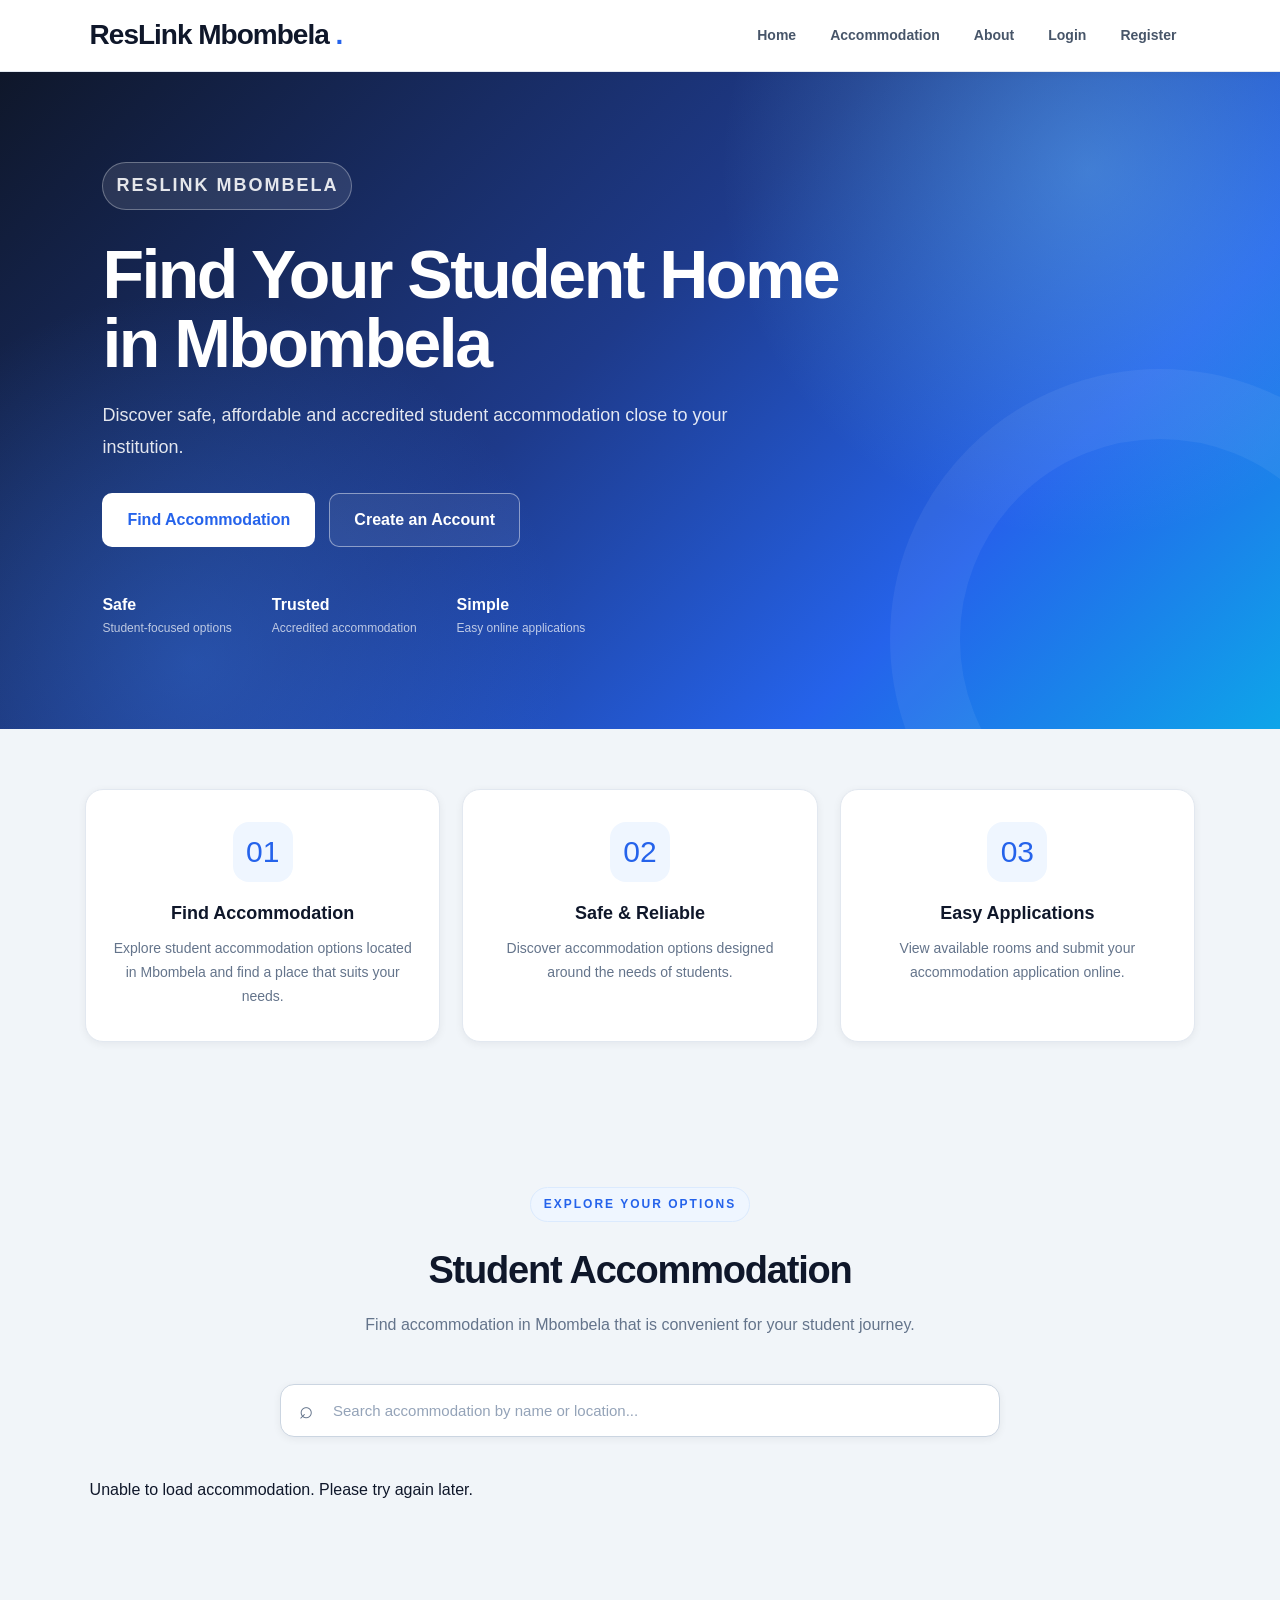
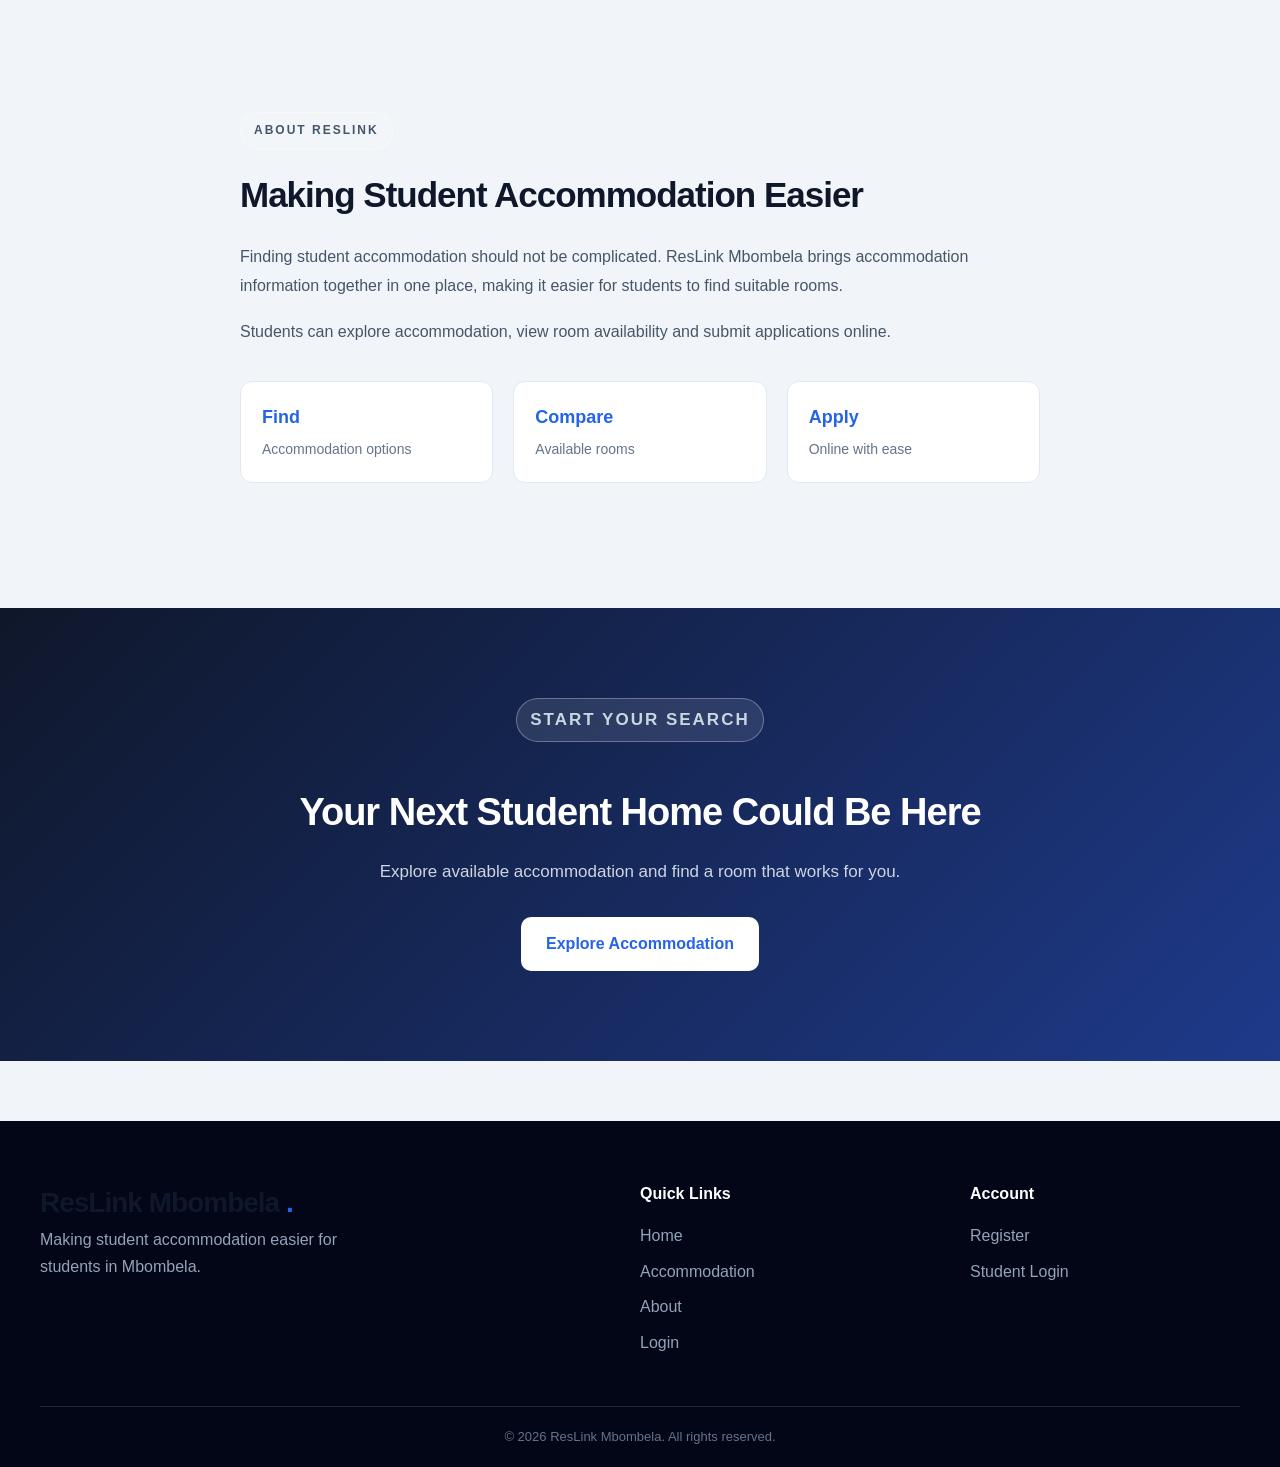
<file: frontend/index.html>
<!DOCTYPE html>
<html lang="en">

<head>

    <meta charset="UTF-8">

    <meta
        name="viewport"
        content="width=device-width, initial-scale=1.0"
    >

    <meta
        name="description"
        content="ResLink Mbombela helps students find safe, affordable and accredited student accommodation in Mbombela."
    >

    <title>ResLink Mbombela | Student Accommodation</title>

    <link
        rel="stylesheet"
        href="style.css"
    >

</head>


<body>

    <!-- =========================
         NAVIGATION
    ========================== -->

    <header class="navbar">

        <div class="logo">
            ResLink
            <span>Mbombela</span>
        </div>


        <nav>

            <a href="index.html">
                Home
            </a>

            <a href="#accommodation">
                Accommodation
            </a>

            <a href="#about">
                About
            </a>

            <a href="login.html">
                Login
            </a>

            <a
                href="register.html"
                class="nav-register"
            >
                Register
            </a>

        </nav>

    </header>



    <main>

        <!-- =========================
             HERO SECTION
        ========================== -->

        <section class="hero">

            <div class="hero-content">

                <p class="hero-label">
                    RESLINK MBOMBELA
                </p>


                <h1>
                    Find Your Student Home
                    <span>in Mbombela</span>
                </h1>


                <p class="hero-description">

                    Discover safe, affordable and
                    accredited student accommodation
                    close to your institution.

                </p>


                <div class="hero-actions">

                    <a
                        href="#accommodation"
                        class="hero-button"
                    >
                        Find Accommodation
                    </a>


                    <a
                        href="register.html"
                        class="hero-secondary-button"
                    >
                        Create an Account
                    </a>

                </div>


                <div class="hero-trust">

                    <div class="trust-item">

                        <strong>
                            Safe
                        </strong>

                        <span>
                            Student-focused options
                        </span>

                    </div>


                    <div class="trust-item">

                        <strong>
                            Trusted
                        </strong>

                        <span>
                            Accredited accommodation
                        </span>

                    </div>


                    <div class="trust-item">

                        <strong>
                            Simple
                        </strong>

                        <span>
                            Easy online applications
                        </span>

                    </div>

                </div>

            </div>

        </section>



        <!-- =========================
             FEATURES
        ========================== -->

        <section class="features">

            <div class="feature-card">

                <div class="feature-icon">
                    01
                </div>


                <h3>
                    Find Accommodation
                </h3>


                <p>
                    Explore student accommodation
                    options located in Mbombela and
                    find a place that suits your needs.
                </p>

            </div>



            <div class="feature-card">

                <div class="feature-icon">
                    02
                </div>


                <h3>
                    Safe & Reliable
                </h3>


                <p>
                    Discover accommodation options
                    designed around the needs of
                    students.
                </p>

            </div>



            <div class="feature-card">

                <div class="feature-icon">
                    03
                </div>


                <h3>
                    Easy Applications
                </h3>


                <p>
                    View available rooms and submit
                    your accommodation application
                    online.
                </p>

            </div>

        </section>



        <!-- =========================
             ACCOMMODATION SECTION
        ========================== -->

        <section
            class="accommodation-section"
            id="accommodation"
        >

            <div class="section-heading">

                <p class="hero-label">
                    EXPLORE YOUR OPTIONS
                </p>


                <h2>
                    Student Accommodation
                </h2>


                <p class="section-description">

                    Find accommodation in Mbombela
                    that is convenient for your
                    student journey.

                </p>

            </div>

<div class="accommodation-search">

    <input
        type="text"
        id="accommodation-search"
        placeholder="Search accommodation by name or location..."
    >

</div>

            <div
                id="accommodation-list"
                class="accommodation-grid"
            >

                <p>
                    Loading accommodation...
                </p>

            </div>

        </section>



        <!-- =========================
             ABOUT SECTION
        ========================== -->

        <section
            class="about-section"
            id="about"
        >

            <div class="about-content">

                <p class="hero-label">
                    ABOUT RESLINK
                </p>


                <h2>
                    Making Student Accommodation
                    Easier
                </h2>


                <p>

                    Finding student accommodation
                    should not be complicated. ResLink
                    Mbombela brings accommodation
                    information together in one place,
                    making it easier for students to
                    find suitable rooms.

                </p>


                <p>

                    Students can explore accommodation,
                    view room availability and submit
                    applications online.

                </p>


                <div class="about-highlights">

                    <div class="about-highlight">

                        <strong>
                            Find
                        </strong>

                        <span>
                            Accommodation options
                        </span>

                    </div>


                    <div class="about-highlight">

                        <strong>
                            Compare
                        </strong>

                        <span>
                            Available rooms
                        </span>

                    </div>


                    <div class="about-highlight">

                        <strong>
                            Apply
                        </strong>

                        <span>
                            Online with ease
                        </span>

                    </div>

                </div>

            </div>

        </section>



        <!-- =========================
             CALL TO ACTION
        ========================== -->

        <section class="cta-section">

            <div class="cta-content">

                <p class="hero-label">
                    START YOUR SEARCH
                </p>


                <h2>
                    Your Next Student Home
                    Could Be Here
                </h2>


                <p>

                    Explore available accommodation
                    and find a room that works for you.

                </p>


                <a
                    href="#accommodation"
                    class="hero-button"
                >
                    Explore Accommodation
                </a>

            </div>

        </section>

    </main>



    <!-- =========================
         FOOTER
    ========================== -->

    <footer>

        <div class="footer-content">

            <div class="footer-brand">

                <div class="logo">
                    ResLink
                    <span>Mbombela</span>
                </div>


                <p>
                    Making student accommodation
                    easier for students in Mbombela.
                </p>

            </div>


            <div class="footer-links">

                <h4>
                    Quick Links
                </h4>


                <a href="index.html">
                    Home
                </a>


                <a href="#accommodation">
                    Accommodation
                </a>


                <a href="#about">
                    About
                </a>


                <a href="login.html">
                    Login
                </a>

            </div>


            <div class="footer-links">

                <h4>
                    Account
                </h4>


                <a href="register.html">
                    Register
                </a>


                <a href="login.html">
                    Student Login
                </a>

            </div>

        </div>


        <div class="footer-bottom">

            <p>
                © 2026 ResLink Mbombela. All rights reserved.
            </p>

        </div>

    </footer>



    <!-- =========================
         ROOM APPLICATION MODAL
    ========================== -->

    <div
        id="application-modal"
        class="application-modal"
    >

        <div class="application-modal-content">

            <button
                class="close-modal"
                onclick="closeApplicationModal()"
                aria-label="Close application form"
            >
                ×
            </button>


            <p class="hero-label">
                ROOM APPLICATION
            </p>


            <h2>
                Apply for Room
            </h2>


            <p class="modal-description">
                Complete the form below to submit
                your accommodation application.
            </p>


            <div
                id="application-room-details"
                class="application-room-details"
            >
            </div>


            <form
                id="application-form"
            >

                <div class="form-group">

                    <label for="application-name">
                        Full Name
                    </label>

                    <input
                        type="text"
                        id="application-name"
                        placeholder="Enter your full name"
                        required
                    >

                </div>


                <div class="form-group">

                    <label for="application-email">
                        Email
                    </label>

                    <input
                        type="email"
                        id="application-email"
                        placeholder="Enter your email address"
                        required
                    >

                </div>


                <div class="form-group">

                    <label for="application-phone">
                        Phone Number
                    </label>

                    <input
                        type="tel"
                        id="application-phone"
                        placeholder="Enter your phone number"
                        required
                    >

                </div>


                <button
                    type="submit"
                    class="submit-application-button"
                >
                    Submit Application
                </button>


                <button
                    type="button"
                    class="cancel-application-button"
                    onclick="closeApplicationModal()"
                >
                    Cancel
                </button>

            </form>

        </div>

    </div>



    <!-- =========================
         JAVASCRIPT
    ========================== -->

    <script src="script.js"></script>

</body>

</html>
</file>
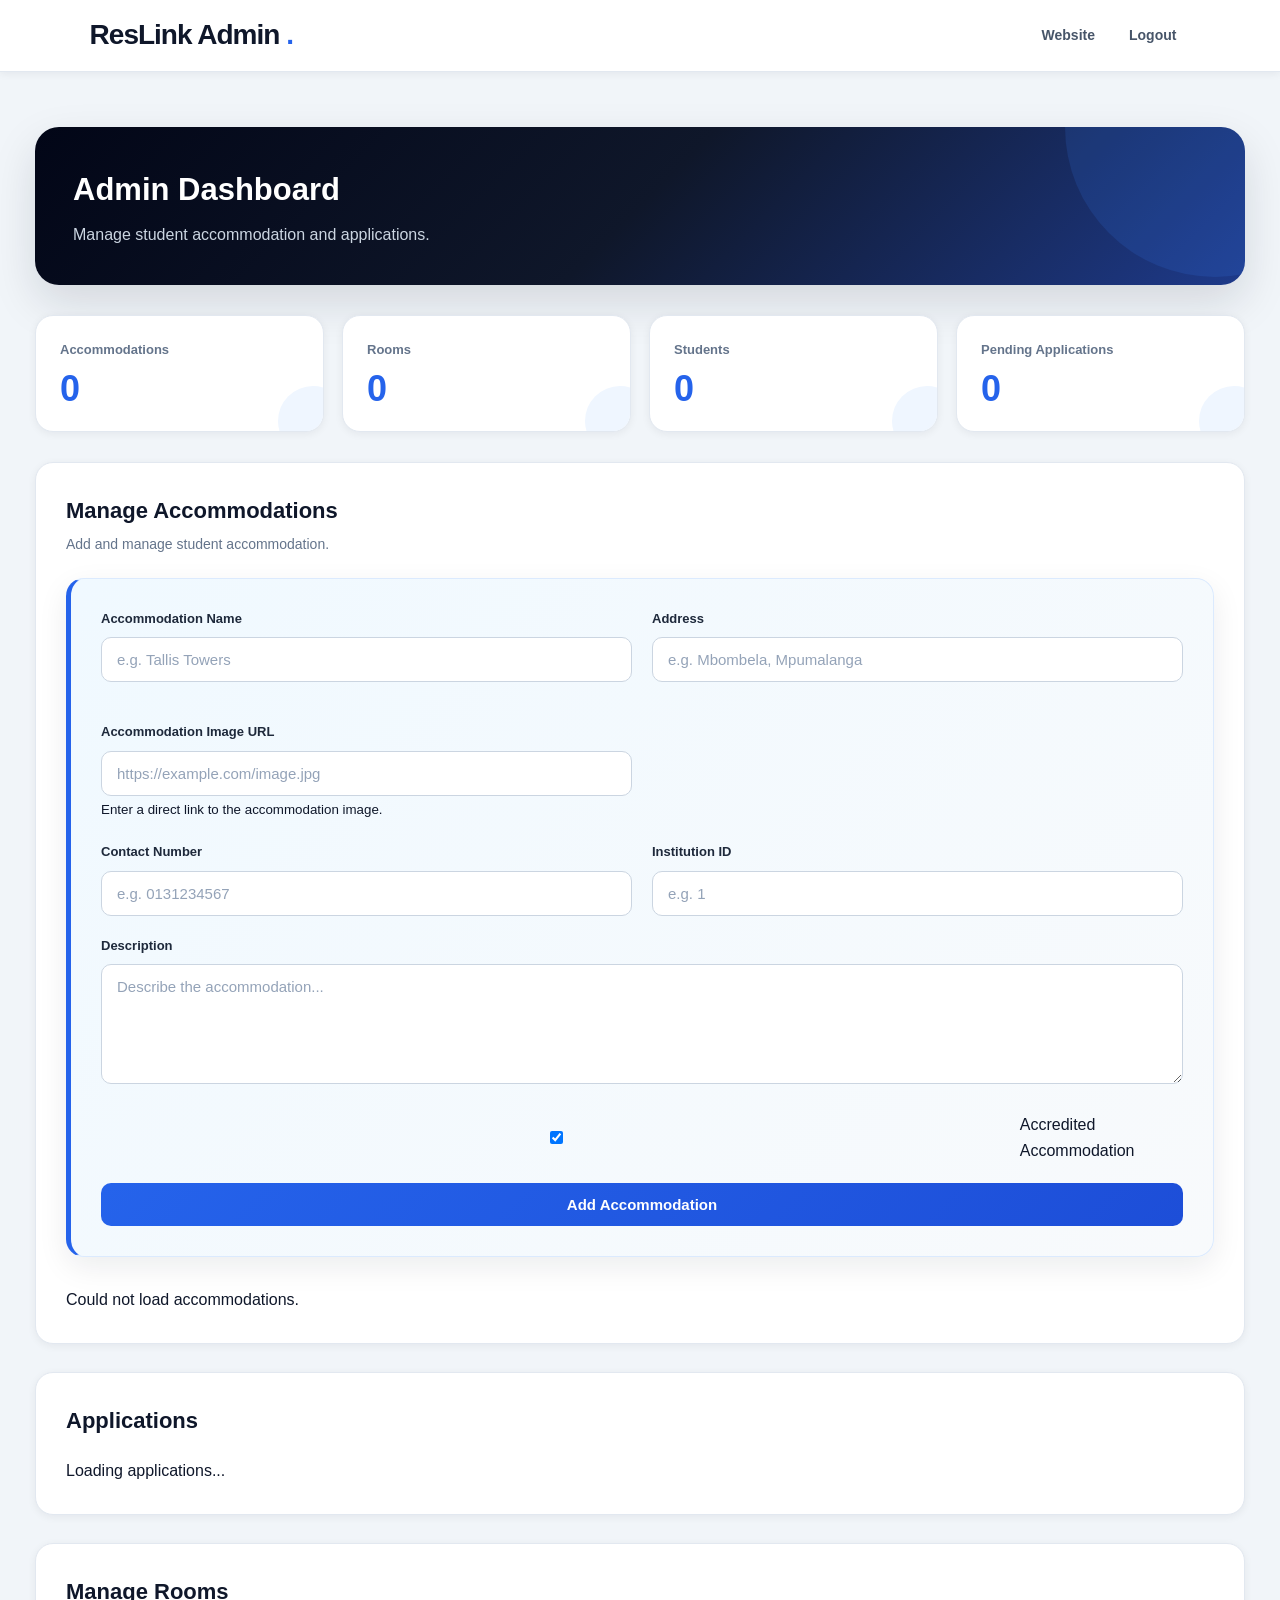
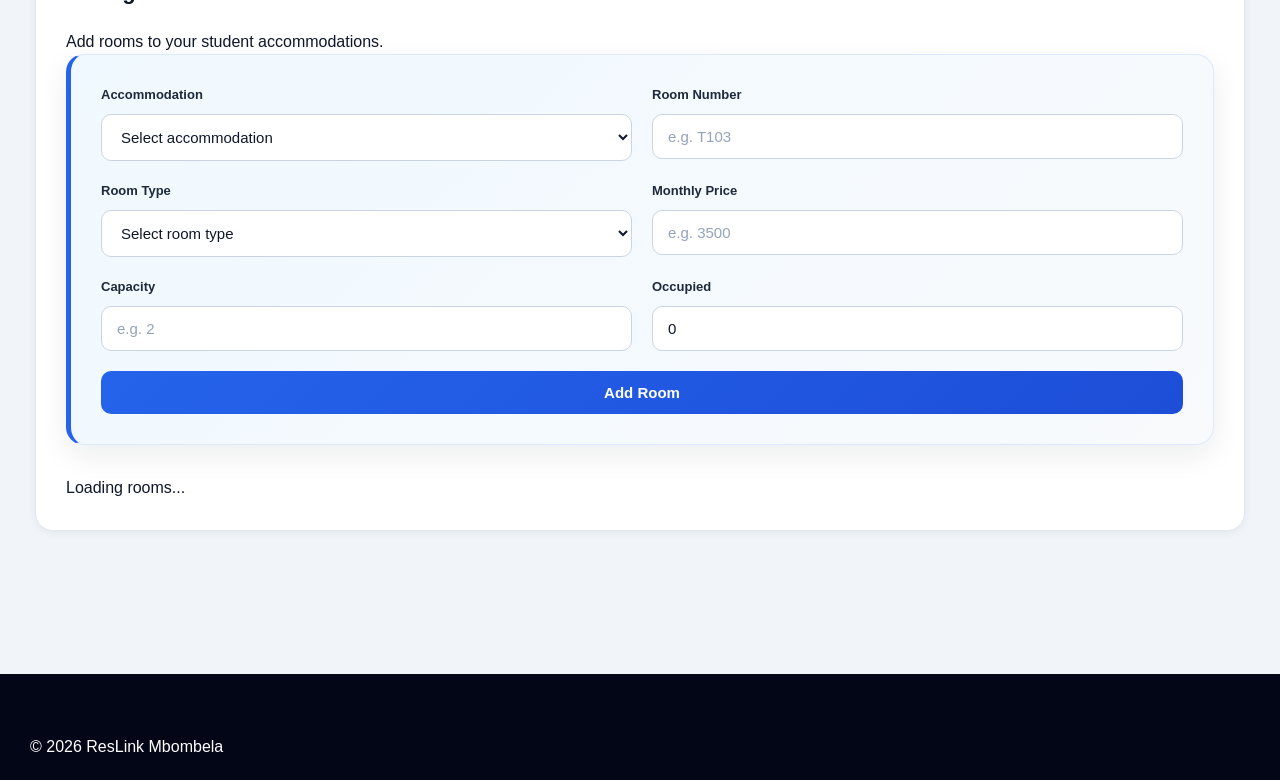
<file: frontend/admin.html>
<!DOCTYPE html>
<html lang="en">

<head>

    <meta charset="UTF-8">

    <meta
        name="viewport"
        content="width=device-width, initial-scale=1.0"
    >

    <title>Admin Dashboard | ResLink</title>

    <link
        rel="stylesheet"
        href="style.css"
    >

</head>


<body>

    <!-- NAVBAR -->

    <header class="navbar">

        <div class="logo">
            ResLink Admin
        </div>

        <nav>

            <a href="index.html">
                Website
            </a>

            <a href="#" id="admin-logout">
                Logout
            </a>

        </nav>

    </header>


    <!-- DASHBOARD -->

    <main class="admin-container">

        <section class="admin-header">

            <h1>
                Admin Dashboard
            </h1>

            <p>
                Manage student accommodation and
                applications.
            </p>

        </section>


        <!-- STATISTICS -->

        <section class="admin-stats">

            <div class="stat-card">

                <h3>
                    Accommodations
                </h3>

                <p id="total-accommodations">
                    0
                </p>

            </div>


            <div class="stat-card">

                <h3>
                    Rooms
                </h3>

                <p id="total-rooms">
                    0
                </p>

            </div>


            <div class="stat-card">

                <h3>
                    Students
                </h3>

                <p id="total-students">
                    0
                </p>

            </div>


            <div class="stat-card">

                <h3>
                    Pending Applications
                </h3>

                <p id="pending-applications">
                    0
                </p>

            </div>

        </section>

<!-- =========================
     ACCOMMODATION MANAGEMENT
========================= -->

<section class="admin-section">

    <div class="admin-section-header">

        <div>

            <h2>
                Manage Accommodations
            </h2>

            <p>
                Add and manage student accommodation.
            </p>

        </div>

    </div>


    <!-- ADD ACCOMMODATION FORM -->

    <form
        id="accommodation-form"
        class="admin-form"
    >

        <div class="form-row">

            <div class="form-group">

                <label for="accommodation-name">
                    Accommodation Name
                </label>

                <input
                    type="text"
                    id="accommodation-name"
                    placeholder="e.g. Tallis Towers"
                    required
                >

            </div>


            <div class="form-group">

                <label for="accommodation-address">
                    Address
                </label>

                <input
                    type="text"
                    id="accommodation-address"
                    placeholder="e.g. Mbombela, Mpumalanga"
                    required
                >

            </div>
<div class="form-group">

    <label for="accommodation-image">
        Accommodation Image URL
    </label>

    <input
        type="url"
        id="accommodation-image"
        placeholder="https://example.com/image.jpg"
    >

    <small>
        Enter a direct link to the accommodation image.
    </small>

</div>
        </div>


        <div class="form-row">

            <div class="form-group">

                <label for="accommodation-contact">
                    Contact Number
                </label>

                <input
                    type="text"
                    id="accommodation-contact"
                    placeholder="e.g. 0131234567"
                >

            </div>


            <div class="form-group">

                <label for="accommodation-institution">
                    Institution ID
                </label>

                <input
                    type="number"
                    id="accommodation-institution"
                    placeholder="e.g. 1"
                    required
                >

            </div>

        </div>


        <div class="form-group">

            <label for="accommodation-description">
                Description
            </label>

            <textarea
                id="accommodation-description"
                rows="4"
                placeholder="Describe the accommodation..."
            ></textarea>

        </div>


        <div class="checkbox-group">

            <input
                type="checkbox"
                id="accommodation-accredited"
                checked
            >

            <label
                for="accommodation-accredited"
            >
                Accredited Accommodation
            </label>

        </div>


        <button
            type="submit"
            class="admin-button"
        >
            Add Accommodation
        </button>

    </form>


    <!-- ACCOMMODATION LIST -->

    <div
        id="admin-accommodations"
        class="admin-accommodation-list"
    >

        Loading accommodations...

    </div>

</section>

        <!-- APPLICATIONS -->

        <section class="admin-section">

            <h2>
                Applications
            </h2>

            <div id="admin-applications">

                Loading applications...

            </div>

        </section>


      <!-- ROOMS -->

<section class="admin-section">

    <h2>
        Manage Rooms
    </h2>

    <p>
        Add rooms to your student accommodations.
    </p>


    <!-- ADD ROOM FORM -->

    <form
        id="room-form"
        class="admin-form"
    >

        <div class="form-row">

            <!-- ACCOMMODATION -->

            <div class="form-group">

                <label for="room-accommodation">
                    Accommodation
                </label>

                <select
                    id="room-accommodation"
                    required
                >

                    <option value="">
                        Select accommodation
                    </option>

                </select>

            </div>


            <!-- ROOM NUMBER -->

            <div class="form-group">

                <label for="room-number">
                    Room Number
                </label>

                <input
                    type="text"
                    id="room-number"
                    placeholder="e.g. T103"
                    required
                >

            </div>

        </div>


        <div class="form-row">

            <!-- ROOM TYPE -->

            <div class="form-group">

                <label for="room-type">
                    Room Type
                </label>

                <select
                    id="room-type"
                    required
                >

                    <option value="">
                        Select room type
                    </option>

                    <option value="Single">
                        Single
                    </option>

                    <option value="Sharing">
                        Sharing
                    </option>

                </select>

            </div>


            <!-- PRICE -->

            <div class="form-group">

                <label for="room-price">
                    Monthly Price
                </label>

                <input
                    type="number"
                    id="room-price"
                    placeholder="e.g. 3500"
                    min="0"
                    required
                >

            </div>

        </div>


        <div class="form-row">

            <!-- CAPACITY -->

            <div class="form-group">

                <label for="room-capacity">
                    Capacity
                </label>

                <input
                    type="number"
                    id="room-capacity"
                    placeholder="e.g. 2"
                    min="1"
                    required
                >

            </div>


            <!-- OCCUPIED -->

            <div class="form-group">

                <label for="room-occupied">
                    Occupied
                </label>

                <input
                    type="number"
                    id="room-occupied"
                    value="0"
                    min="0"
                    required
                >

            </div>

        </div>


        <button
            type="submit"
            class="admin-button"
        >
            Add Room
        </button>

    </form>


    <!-- EXISTING ROOMS -->

    <div id="admin-rooms">

        Loading rooms...

    </div>

</section>

    </main>


    <footer>

        <p>
            © 2026 ResLink Mbombela
        </p>

    </footer>


    <script src="script.js"></script>

</body>

</html>
</file>
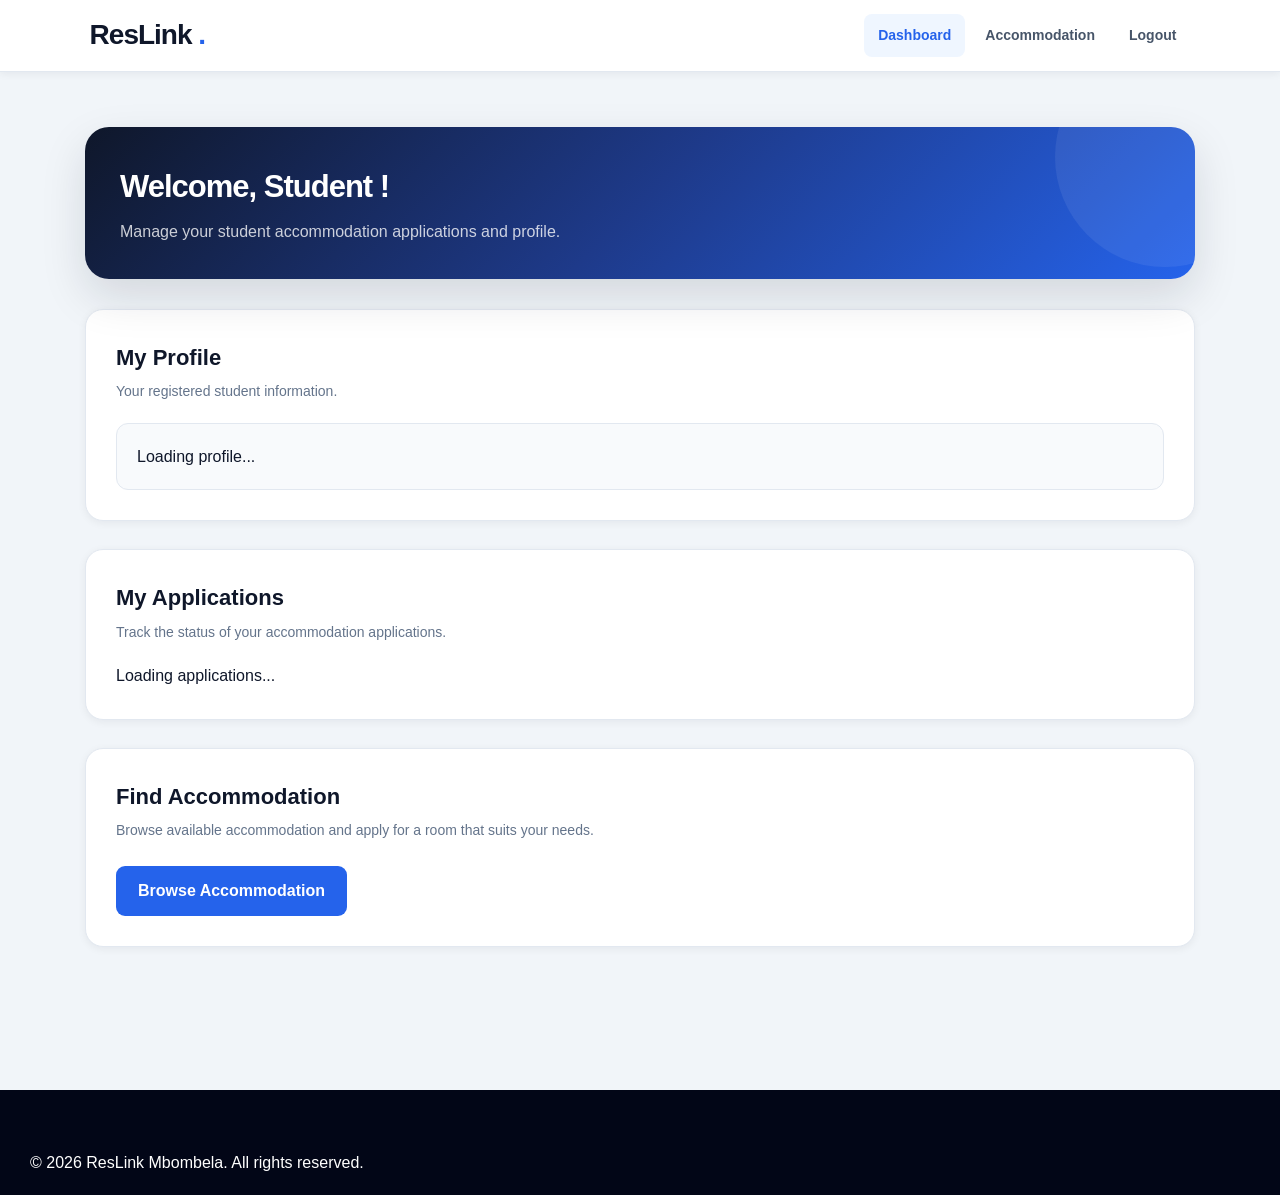
<file: frontend/dashboard.html>
<!DOCTYPE html>
<html lang="en">

<head>

    <meta charset="UTF-8">

    <meta
        name="viewport"
        content="width=device-width, initial-scale=1.0"
    >

    <title>Student Dashboard | ResLink Mbombela</title>

    <link
        rel="stylesheet"
        href="style.css"
    >

</head>


<body>

    <!-- =========================
         NAVIGATION
    ========================== -->

    <header class="navbar">

        <div class="logo">
            ResLink
        </div>

        <nav>

            <a
                href="dashboard.html"
                class="active"
            >
                Dashboard
            </a>

            <a href="index.html">
                Accommodation
            </a>

            <a
                href="#"
                id="logout-link"
            >
                Logout
            </a>

        </nav>

    </header>


    <!-- =========================
         DASHBOARD
    ========================== -->

    <main class="dashboard-container">


        <!-- =========================
             WELCOME
        ========================== -->

        <section class="welcome-section">

            <h1>
                Welcome,
                <span id="student-name">
                    Student
                </span>!
            </h1>

            <p>
                Manage your student accommodation
                applications and profile.
            </p>

        </section>


        <!-- =========================
             PROFILE
        ========================== -->

        <section class="dashboard-section">

            <div class="dashboard-section-header">

                <div>

                    <h2>
                        My Profile
                    </h2>

                    <p>
                        Your registered student information.
                    </p>

                </div>

            </div>


            <div
                id="student-profile"
                class="profile-card"
            >

                Loading profile...

            </div>

        </section>


        <!-- =========================
             APPLICATIONS
        ========================== -->

        <section class="dashboard-section">

            <div class="dashboard-section-header">

                <div>

                    <h2>
                        My Applications
                    </h2>

                    <p>
                        Track the status of your accommodation
                        applications.
                    </p>

                </div>

            </div>


            <div
                id="my-applications"
                class="application-list"
            >

                Loading applications...

            </div>

        </section>


        <!-- =========================
             FIND ACCOMMODATION
        ========================== -->

        <section class="dashboard-section">

            <div class="dashboard-section-header">

                <div>

                    <h2>
                        Find Accommodation
                    </h2>

                    <p>
                        Browse available accommodation and
                        apply for a room that suits your needs.
                    </p>

                </div>

            </div>


            <a
                href="index.html"
                class="dashboard-button"
            >
                Browse Accommodation
            </a>

        </section>


    </main>


    <!-- =========================
         FOOTER
    ========================== -->

    <footer>

        <p>
            © 2026 ResLink Mbombela.
            All rights reserved.
        </p>

    </footer>


    <script src="script.js"></script>

</body>

</html>
</file>
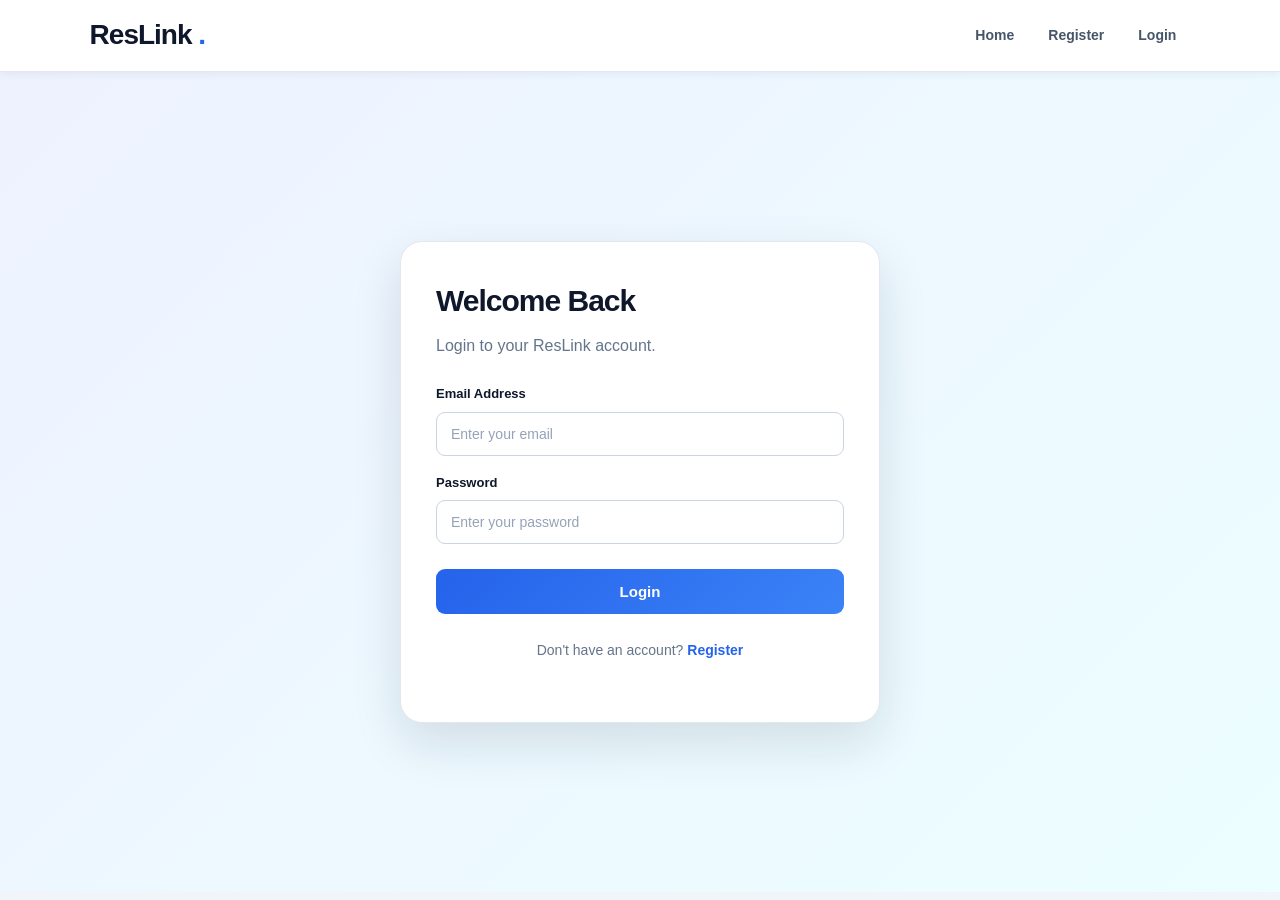
<file: frontend/login.html>
<!DOCTYPE html>
<html lang="en">

<head>

    <meta charset="UTF-8">

    <meta
        name="viewport"
        content="width=device-width, initial-scale=1.0"
    >

    <title>Login | ResLink Mbombela</title>

    <link
        rel="stylesheet"
        href="style.css"
    >

</head>

<body>

    <header class="navbar">

        <div class="logo">
            ResLink
        </div>

        <nav>

            <a href="index.html">
                Home
            </a>

            <a href="register.html">
                Register
            </a>

            <a href="login.html">
                Login
            </a>

        </nav>

    </header>


    <main class="auth-container">

        <div class="auth-card">

            <h1>
                Welcome Back
            </h1>

            <p>
                Login to your ResLink account.
            </p>


            <form id="login-form">

                <label>
                    Email Address
                </label>

                <input
                    type="email"
                    id="login-email"
                    placeholder="Enter your email"
                    required
                >


                <label>
                    Password
                </label>

                <input
                    type="password"
                    id="login-password"
                    placeholder="Enter your password"
                    required
                >


                <button
                    type="submit"
                    class="auth-button"
                >
                    Login
                </button>

            </form>


            <p
                id="login-message"
                class="form-message"
            ></p>


            <p class="auth-link">

                Don't have an account?

                <a href="register.html">
                    Register
                </a>

            </p>

        </div>

    </main>


    <script src="script.js"></script>

</body>

</html>
</file>
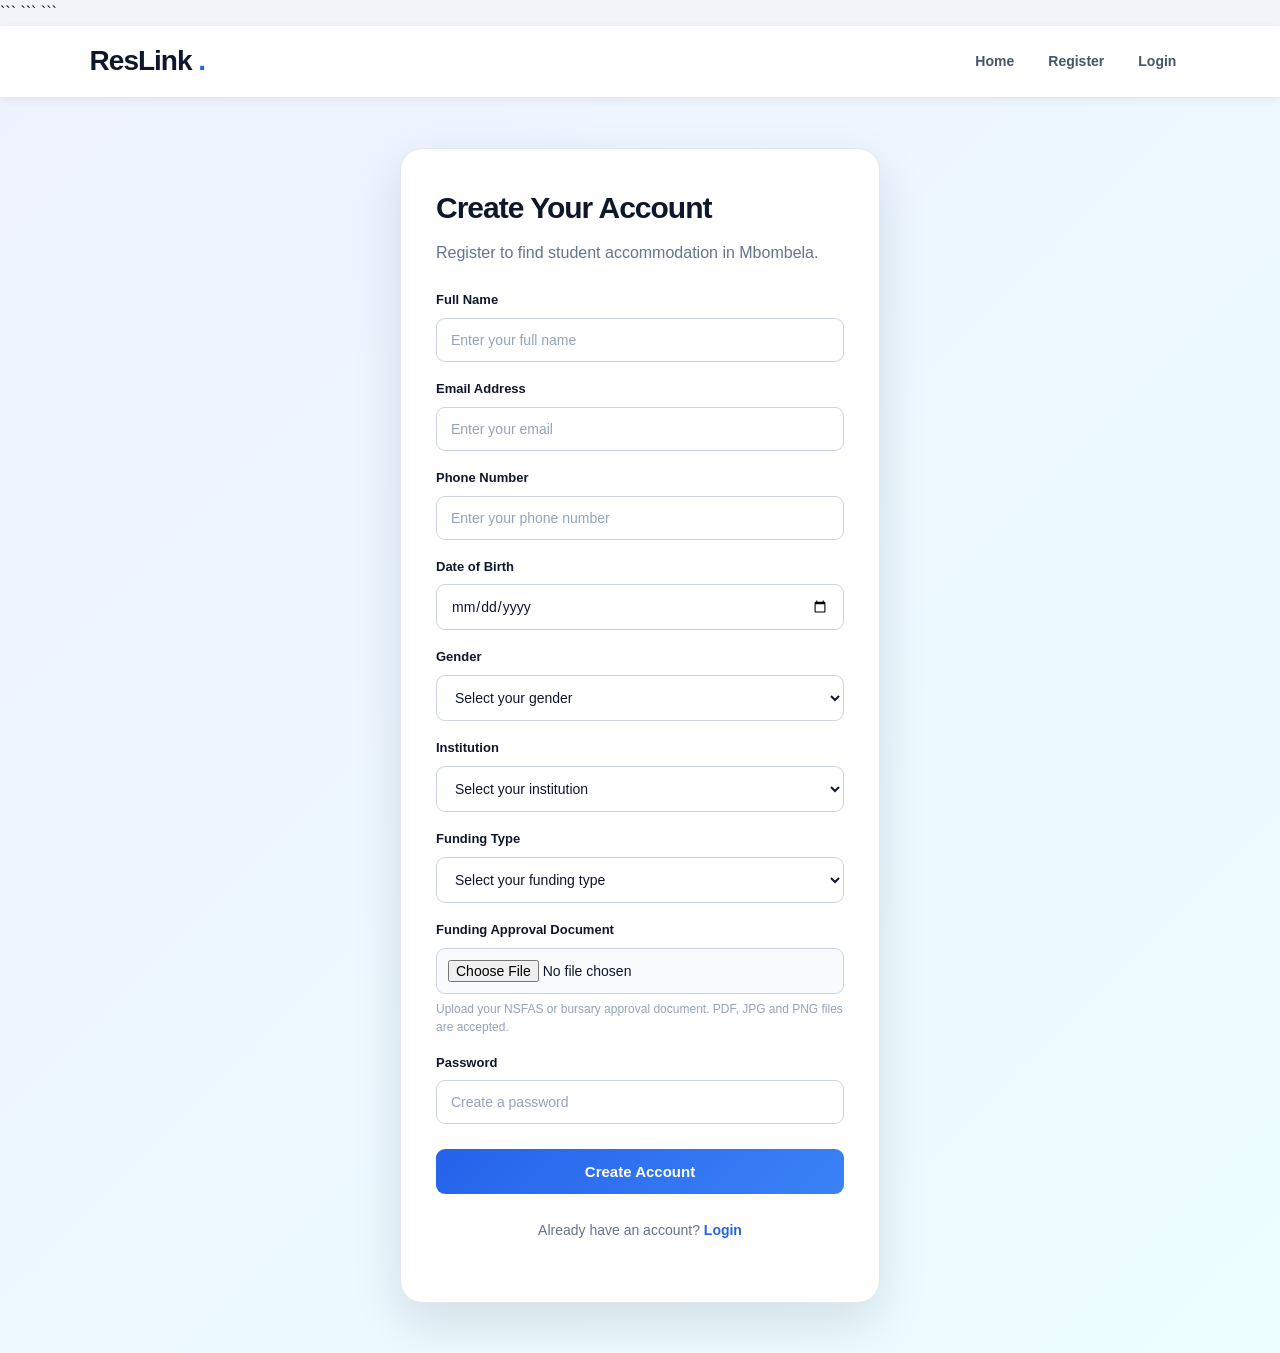
<file: frontend/register.html>
<!DOCTYPE html>

<html lang="en">

<head>

```
<meta charset="UTF-8">

<meta
    name="viewport"
    content="width=device-width, initial-scale=1.0"
>

<title>Register | ResLink Mbombela</title>

<link
    rel="stylesheet"
    href="style.css"
>
```

</head>

<body>

```
<header class="navbar">

    <div class="logo">
        ResLink
    </div>

    <nav>

        <a href="index.html">
            Home
        </a>

        <a href="register.html">
            Register
        </a>

        <a href="login.html">
            Login
        </a>

    </nav>

</header>


<main class="auth-container">

    <div class="auth-card">

        <h1>
            Create Your Account
        </h1>

        <p>
            Register to find student accommodation
            in Mbombela.
        </p>


        <form
            id="register-form"
            enctype="multipart/form-data"
        >

            <!-- FULL NAME -->

            <label>
                Full Name
            </label>

            <input
                type="text"
                id="full_name"
                placeholder="Enter your full name"
                required
            >


            <!-- EMAIL -->

            <label>
                Email Address
            </label>

            <input
                type="email"
                id="email"
                placeholder="Enter your email"
                required
            >


            <!-- PHONE -->

            <label>
                Phone Number
            </label>

            <input
                type="tel"
                id="phone"
                placeholder="Enter your phone number"
                required
            >


            <!-- DATE OF BIRTH -->

            <label>
                Date of Birth
            </label>

            <input
                type="date"
                id="date_of_birth"
                required
            >


            <!-- GENDER -->

            <label>
                Gender
            </label>

            <select
                id="gender"
                required
            >

                <option value="">
                    Select your gender
                </option>

                <option value="Male">
                    Male
                </option>

                <option value="Female">
                    Female
                </option>

                <option value="Other">
                    Other
                </option>

                <option value="Prefer not to say">
                    Prefer not to say
                </option>

            </select>


            <!-- INSTITUTION -->

            <label>
                Institution
            </label>

            <select
                id="institution_id"
                required
            >

                <option value="">
                    Select your institution
                </option>

                <option value="1">
                    University of Mpumalanga
                </option>

            </select>


            <!-- FUNDING TYPE -->

            <label>
                Funding Type
            </label>

            <select
                id="funding_type"
                required
            >

                <option value="">
                    Select your funding type
                </option>

                <option value="NSFAS">
                    NSFAS
                </option>

                <option value="Bursary">
                    Bursary
                </option>

                <option value="Self-funded">
                    Self-funded
                </option>

                <option value="Other">
                    Other
                </option>

            </select>


            <!-- FUNDING DOCUMENT -->

            <label>
                Funding Approval Document
            </label>

            <input
                type="file"
                id="funding_document"
                accept=".pdf,.jpg,.jpeg,.png"
            >

            <small>
                Upload your NSFAS or bursary approval
                document. PDF, JPG and PNG files are accepted.
            </small>


            <!-- PASSWORD -->

            <label>
                Password
            </label>

            <input
                type="password"
                id="password"
                placeholder="Create a password"
                required
            >


            <!-- SUBMIT -->

            <button
                type="submit"
                class="auth-button"
            >
                Create Account
            </button>

        </form>


        <p
            id="register-message"
            class="form-message"
        ></p>


        <p class="auth-link">

            Already have an account?

            <a href="login.html">
                Login
            </a>

        </p>

    </div>

</main>


<script src="script.js"></script>

</body>

</html>
</file>
<file: frontend/style.css>
/* =========================================================
   RESLINK MBOMBELA
   MODERN PROFESSIONAL UI
========================================================= */

* {
    margin: 0;
    padding: 0;
    box-sizing: border-box;
}

:root {

    /* BRAND */
    --primary: #2563eb;
    --primary-dark: #1d4ed8;
    --primary-light: #eff6ff;
    --primary-soft: #dbeafe;

    --secondary: #0f172a;
    --secondary-light: #1e293b;

    /* STATUS */
    --success: #16a34a;
    --success-dark: #15803d;
    --success-light: #dcfce7;

    --warning: #d97706;
    --warning-light: #fef3c7;

    --danger: #dc2626;
    --danger-dark: #b91c1c;
    --danger-light: #fee2e2;

    /* UI */
    --background: #f1f5f9;
    --surface: #ffffff;
    --surface-soft: #f8fafc;

    --text: #0f172a;
    --text-light: #64748b;
    --text-muted: #94a3b8;

    --border: #e2e8f0;
    --border-dark: #cbd5e1;

    /* SHADOWS */
    --shadow-sm:
        0 2px 8px rgba(15, 23, 42, 0.06);

    --shadow:
        0 8px 25px rgba(15, 23, 42, 0.08);

    --shadow-lg:
        0 18px 45px rgba(15, 23, 42, 0.13);

    /* RADIUS */
    --radius-sm: 8px;
    --radius: 12px;
    --radius-lg: 18px;
    --radius-xl: 24px;

    --transition: 0.25s ease;
}

html {
    scroll-behavior: smooth;
}

body {

    font-family:
        Inter,
        -apple-system,
        BlinkMacSystemFont,
        "Segoe UI",
        Arial,
        sans-serif;

    background: var(--background);

    color: var(--text);

    line-height: 1.6;
}


/* =========================================================
   NAVBAR
========================================================= */

.navbar {

    min-height: 72px;

    padding: 0 7%;

    display: flex;

    align-items: center;

    justify-content: space-between;

    background:
        rgba(255, 255, 255, 0.96);

    border-bottom:
        1px solid var(--border);

    position: sticky;

    top: 0;

    z-index: 1000;

    box-shadow: var(--shadow-sm);

    backdrop-filter: blur(12px);
}

.logo {

    font-size: 28px;

    font-weight: 800;

    letter-spacing: -1px;

    color: var(--secondary);
}

.logo::after {

    content: ".";

    color: var(--primary);
}

.navbar nav {

    display: flex;

    align-items: center;

    gap: 6px;
}

.navbar a {

    text-decoration: none;

    color: #475569;

    font-size: 14px;

    font-weight: 600;

    padding: 10px 14px;

    border-radius: var(--radius-sm);

    transition: var(--transition);
}

.navbar a:hover {

    color: var(--primary);

    background: var(--primary-light);

    transform: translateY(-1px);
}

.navbar nav a.active {

    color: var(--primary);

    background: var(--primary-light);

    font-weight: 700;
}


/* =========================================================
   HERO
========================================================= */

.hero {

    min-height: 570px;

    display: flex;

    align-items: center;

    padding: 90px 8%;

    color: white;

    position: relative;

    overflow: hidden;

    background:

        radial-gradient(
            circle at 85% 15%,
            rgba(125, 211, 252, 0.35),
            transparent 30%
        ),

        radial-gradient(
            circle at 15% 90%,
            rgba(59, 130, 246, 0.35),
            transparent 30%
        ),

        linear-gradient(
            135deg,
            #0f172a 0%,
            #1e3a8a 45%,
            #2563eb 75%,
            #0ea5e9 100%
        );
}

.hero::after {

    content: "";

    position: absolute;

    width: 400px;

    height: 400px;

    right: -150px;

    bottom: -180px;

    border-radius: 50%;

    border:
        70px solid rgba(255, 255, 255, 0.06);
}

.hero-content {

    max-width: 750px;

    position: relative;

    z-index: 2;
}

.hero-label {

    display: inline-flex;

    align-items: center;

    padding: 7px 13px;

    margin-bottom: 18px;

    border:
        1px solid rgba(255, 255, 255, 0.3);

    border-radius: 30px;

    background:
        rgba(255, 255, 255, 0.1);

    color: #dbeafe;

    font-size: 12px;

    font-weight: 700;

    letter-spacing: 2px;

    text-transform: uppercase;
}

.hero h1 {

    font-size: clamp(42px, 6vw, 68px);

    line-height: 1.02;

    letter-spacing: -2.5px;

    margin-bottom: 22px;
}

.hero p {

    max-width: 650px;

    margin-bottom: 30px;

    color:
        rgba(255, 255, 255, 0.88);

    font-size: 18px;

    line-height: 1.75;
}


/* =========================================================
   HERO BUTTONS
========================================================= */

.hero-actions {

    display: flex;

    gap: 14px;

    flex-wrap: wrap;

    margin-top: 30px;
}

.hero-button {

    display: inline-flex;

    align-items: center;

    justify-content: center;

    padding: 14px 25px;

    background: white;

    color: var(--primary);

    text-decoration: none;

    border-radius: 10px;

    font-weight: 700;

    transition: var(--transition);
}

.hero-button:hover {

    transform: translateY(-3px);

    box-shadow:
        0 12px 25px rgba(0, 0, 0, 0.18);
}

.hero-secondary-button {

    display: inline-flex;

    align-items: center;

    justify-content: center;

    padding: 13px 24px;

    border:
        1px solid rgba(255, 255, 255, 0.45);

    border-radius: 10px;

    color: white;

    text-decoration: none;

    font-weight: 600;

    background:
        rgba(255, 255, 255, 0.06);

    transition: var(--transition);
}

.hero-secondary-button:hover {

    background:
        rgba(255, 255, 255, 0.15);

    border-color: white;

    transform: translateY(-2px);
}


/* =========================================================
   HERO TRUST
========================================================= */

.hero-trust {

    display: flex;

    gap: 40px;

    margin-top: 45px;

    flex-wrap: wrap;
}

.trust-item {

    display: flex;

    flex-direction: column;

    gap: 2px;
}

.trust-item strong {

    font-size: 16px;

    color: white;
}

.trust-item span {

    font-size: 12px;

    color:
        rgba(255, 255, 255, 0.7);
}


/* =========================================================
   SECTIONS
========================================================= */

.accommodation-section {

    padding: 85px 7%;
}

.accommodation-section h2 {

    text-align: center;

    font-size: 38px;

    letter-spacing: -1.2px;

    margin-bottom: 10px;
}

.section-heading {

    max-width: 750px;

    margin: 0 auto 45px;

    text-align: center;
}

.section-description {

    max-width: 650px;

    margin: 0 auto;

    color: var(--text-light);

    line-height: 1.75;

    text-align: center;
}

.section-heading .hero-label {

    color: var(--primary);

    border:
        1px solid var(--primary-soft);

    background: var(--primary-light);
}


/* =========================================================
   SEARCH
========================================================= */

.accommodation-search {

    max-width: 720px;

    margin: 0 auto 40px;

    position: relative;
}

.accommodation-search input {

    width: 100%;

    padding: 17px 20px 17px 52px;

    border:
        1px solid var(--border-dark);

    border-radius: 14px;

    background: white;

    color: var(--text);

    font-size: 15px;

    outline: none;

    box-shadow: var(--shadow-sm);

    transition: var(--transition);
}

.accommodation-search input::placeholder {

    color: var(--text-muted);
}

.accommodation-search input:focus {

    border-color: var(--primary);

    box-shadow:
        0 0 0 4px
        rgba(37, 99, 235, 0.12);
}

.accommodation-search::before {

    content: "⌕";

    position: absolute;

    left: 19px;

    top: 50%;

    transform: translateY(-50%);

    color: var(--text-light);

    font-size: 24px;

    z-index: 1;

    pointer-events: none;
}


/* =========================================================
   ACCOMMODATION GRID
========================================================= */

.accommodation-grid {

    max-width: 1200px;

    margin: 0 auto;

    display: grid;

    grid-template-columns:
        repeat(
            auto-fit,
            minmax(300px, 1fr)
        );

    gap: 26px;
}


/* =========================================================
   ACCOMMODATION CARD
========================================================= */

.accommodation-card {

    display: flex;

    flex-direction: column;

    overflow: hidden;

    background: white;

    border:
        1px solid var(--border);

    border-radius: var(--radius-lg);

    box-shadow: var(--shadow-sm);

    transition:
        transform var(--transition),
        box-shadow var(--transition);
}

.accommodation-card:hover {

    transform: translateY(-7px);

    box-shadow: var(--shadow-lg);
}


/* =========================================================
   ACCOMMODATION IMAGE
========================================================= */

.accommodation-image {

    height: 200px;

    display: flex;

    align-items: center;

    justify-content: center;

    position: relative;

    overflow: hidden;

    background:
        linear-gradient(
            135deg,
            #1e3a8a,
            #2563eb
        );
}

.accommodation-image::before {

    content: "STUDENT RESIDENCE";

    position: absolute;

    z-index: 1;

    color:
        rgba(255, 255, 255, 0.85);

    font-size: 13px;

    font-weight: 700;

    letter-spacing: 2px;
}

.accommodation-image img {

    width: 100%;

    height: 100%;

    object-fit: cover;

    position: relative;

    z-index: 2;
}


/* =========================================================
   ACCOMMODATION CONTENT
========================================================= */

.accommodation-content {

    display: flex;

    flex-direction: column;

    flex: 1;

    padding: 25px;
}

.accommodation-content h3 {

    margin-bottom: 8px;

    color: var(--secondary);

    font-size: 21px;

    letter-spacing: -0.3px;
}

.accommodation-address {

    margin-bottom: 12px;

    color: var(--text-light);

    font-size: 14px;
}

.accommodation-description {

    margin-bottom: 18px;

    color: #475569;

    font-size: 14px;

    line-height: 1.7;
}


/* =========================================================
   ACCREDITATION
========================================================= */

.accredited-badge,
.accredited {

    display: inline-flex;

    align-items: center;

    width: fit-content;

    padding: 6px 11px;

    margin-bottom: 18px;

    border-radius: 30px;

    background: var(--success-light);

    color: #166534;

    font-size: 12px;

    font-weight: 700;
}


/* =========================================================
   ACCOMMODATION INFO
========================================================= */

.accommodation-info {

    display: grid;

    grid-template-columns: 1fr 1fr;

    gap: 12px;

    margin: 18px 0;
}

.info-item {

    padding: 14px;

    background: var(--surface-soft);

    border:
        1px solid var(--border);

    border-radius: 10px;
}

.info-item strong {

    display: block;

    margin-bottom: 4px;

    color: var(--primary);

    font-size: 16px;
}

.info-item span {

    display: block;

    color: var(--text-light);

    font-size: 12px;
}


/* =========================================================
   BUTTONS
========================================================= */

.accommodation-button,
.view-button,
.apply-button,
.dashboard-button,
.admin-button {

    display: inline-flex;

    align-items: center;

    justify-content: center;

    border: none;

    border-radius: 9px;

    background: var(--primary);

    color: white;

    font-weight: 700;

    cursor: pointer;

    text-decoration: none;

    transition: var(--transition);
}

.accommodation-button,
.view-button {

    width: 100%;

    margin-top: auto;

    padding: 12px 18px;
}

.accommodation-button:hover,
.view-button:hover,
.apply-button:hover,
.dashboard-button:hover,
.admin-button:hover {

    background: var(--primary-dark);

    transform: translateY(-2px);

    box-shadow:
        0 7px 18px
        rgba(37, 99, 235, 0.2);
}


/* =========================================================
   ROOMS
========================================================= */

.rooms-container {

    margin-top: 20px;

    padding-top: 20px;

    border-top:
        1px solid var(--border);
}

.rooms-container h4,
.rooms-title {

    margin-bottom: 15px;

    color: var(--secondary);

    font-size: 19px;
}

.room-card {

    padding: 18px;

    margin-bottom: 12px;

    background: var(--surface-soft);

    border:
        1px solid var(--border);

    border-radius: var(--radius);

    transition: var(--transition);
}

.room-card:hover {

    border-color:
        #bfdbfe;

    background:
        #f8fbff;

    transform: translateY(-2px);
}

.room-card-header {

    display: flex;

    align-items: center;

    justify-content: space-between;

    gap: 15px;

    margin-bottom: 14px;
}

.room-card-header h4 {

    margin: 0;

    font-size: 17px;
}

.room-card p {

    margin: 6px 0;

    color: var(--text-light);

    font-size: 14px;
}


/* =========================================================
   ROOM STATUS
========================================================= */

.room-available-badge,
.room-full-badge {

    padding: 6px 10px;

    border-radius: 30px;

    font-size: 11px;

    font-weight: 700;

    white-space: nowrap;
}

.room-available-badge {

    background: var(--success-light);

    color: #166534;
}

.room-full-badge {

    background: var(--danger-light);

    color: #991b1b;
}

.spaces-available,
.room-available {

    color: var(--success);

    font-weight: 700;
}

.spaces-full,
.room-full {

    color: var(--danger);

    font-weight: 700;
}

.apply-button {

    width: 100%;

    margin-top: 12px;

    padding: 11px 15px;
}

.full-button {

    width: 100%;

    margin-top: 12px;

    padding: 11px 15px;

    border: none;

    border-radius: 9px;

    background: #e2e8f0;

    color: #64748b;

    font-weight: 700;

    cursor: not-allowed;
}

.no-rooms {

    padding: 18px;

    background: var(--surface-soft);

    border:
        1px dashed var(--border-dark);

    border-radius: var(--radius);

    color: var(--text-light);

    text-align: center;
}


/* =========================================================
   FEATURES
========================================================= */

.features {

    max-width: 1150px;

    margin: 60px auto;

    padding: 0 20px;

    display: grid;

    grid-template-columns:
        repeat(
            auto-fit,
            minmax(220px, 1fr)
        );

    gap: 22px;
}

.feature-card {

    padding: 32px 25px;

    background: white;

    border:
        1px solid var(--border);

    border-radius: var(--radius-lg);

    text-align: center;

    box-shadow: var(--shadow-sm);

    transition: var(--transition);
}

.feature-card:hover {

    transform: translateY(-6px);

    box-shadow: var(--shadow);
}

.feature-icon {

    display: flex;

    align-items: center;

    justify-content: center;

    width: 60px;

    height: 60px;

    margin: 0 auto 17px;

    border-radius: 16px;

    background: var(--primary-light);

    color: var(--primary);

    font-size: 30px;
}

.feature-card h3 {

    margin-bottom: 10px;

    font-size: 18px;
}

.feature-card p {

    color: var(--text-light);

    font-size: 14px;

    line-height: 1.7;
}


/* =========================================================
   ABOUT
========================================================= */

.about-section {

    max-width: 1100px;

    margin: 60px auto;

    padding: 65px 25px;
}

.about-content {

    max-width: 800px;

    margin: auto;
}

.about-content h2 {

    margin-bottom: 20px;

    color: var(--secondary);

    font-size: 35px;

    letter-spacing: -1px;
}

.about-content p {

    margin-bottom: 17px;

    color: #475569;

    line-height: 1.8;
}

.about-highlights {

    display: grid;

    grid-template-columns:
        repeat(3, 1fr);

    gap: 20px;

    margin-top: 35px;
}

.about-highlight {

    display: flex;

    flex-direction: column;

    gap: 6px;

    padding: 21px;

    background: white;

    border:
        1px solid var(--border);

    border-radius: var(--radius);

    transition: var(--transition);
}

.about-highlight:hover {

    transform: translateY(-4px);

    box-shadow: var(--shadow);
}

.about-highlight strong {

    color: var(--primary);

    font-size: 18px;
}

.about-highlight span {

    color: var(--text-light);

    font-size: 14px;
}


/* =========================================================
   AUTHENTICATION
========================================================= */

.auth-container {

    min-height:
        calc(100vh - 72px);

    display: flex;

    align-items: center;

    justify-content: center;

    padding: 70px 20px;

    background:

        radial-gradient(
            circle at top left,
            #dbeafe,
            transparent 35%
        ),

        var(--background);
}

.auth-card {

    width: 100%;

    max-width: 510px;

    padding: 42px;

    background: white;

    border:
        1px solid var(--border);

    border-radius: var(--radius-xl);

    box-shadow: var(--shadow-lg);
}

.auth-card h1 {

    margin-bottom: 8px;

    font-size: 30px;

    letter-spacing: -1px;
}

.auth-card > p {

    margin-bottom: 25px;

    color: var(--text-light);
}

.auth-card label {

    display: block;

    margin-top: 17px;

    margin-bottom: 7px;

    color: var(--secondary);

    font-size: 13px;

    font-weight: 700;
}

.auth-card input,
.auth-card select {

    width: 100%;

    padding: 13px 14px;

    border:
        1px solid var(--border-dark);

    border-radius: 9px;

    background: white;

    color: var(--text);

    font-size: 14px;

    font-family: inherit;

    transition: var(--transition);
}

.auth-card input:hover,
.auth-card select:hover {

    border-color: #94a3b8;
}

.auth-card input:focus,
.auth-card select:focus {

    outline: none;

    border-color: var(--primary);

    box-shadow:
        0 0 0 4px
        rgba(37, 99, 235, 0.1);
}

.auth-card input[type="file"] {

    padding: 11px;

    background: var(--surface-soft);

    cursor: pointer;
}

.auth-card small {

    display: block;

    margin-top: 6px;

    color: var(--text-muted);

    font-size: 12px;

    line-height: 1.5;
}

.auth-button {

    width: 100%;

    margin-top: 25px;

    padding: 14px;

    border: none;

    border-radius: 9px;

    background:
        linear-gradient(
            135deg,
            var(--primary),
            #3b82f6
        );

    color: white;

    font-size: 15px;

    font-weight: 700;

    cursor: pointer;

    transition: var(--transition);
}

.auth-button:hover {

    transform: translateY(-2px);

    box-shadow:
        0 8px 20px
        rgba(37, 99, 235, 0.25);
}

.form-message {

    margin-top: 15px;

    text-align: center;

    font-size: 14px;

    font-weight: 600;
}

.auth-link {

    margin-top: 22px !important;

    text-align: center;

    font-size: 14px;
}

.auth-link a {

    color: var(--primary);

    text-decoration: none;

    font-weight: 700;
}


/* =========================================================
   STUDENT DASHBOARD
========================================================= */

.dashboard-container {

    max-width: 1150px;

    margin: auto;

    padding: 55px 20px;
}

.welcome-section {

    position: relative;

    overflow: hidden;

    padding: 35px;

    margin-bottom: 30px;

    border-radius: var(--radius-xl);

    color: white;

    background:

        linear-gradient(
            135deg,
            #0f172a,
            #1e3a8a,
            #2563eb
        );

    box-shadow: var(--shadow-lg);
}

.welcome-section::after {

    content: "";

    position: absolute;

    width: 220px;

    height: 220px;

    right: -80px;

    top: -80px;

    border-radius: 50%;

    background:
        rgba(255, 255, 255, 0.07);
}

.welcome-section h1 {

    position: relative;

    z-index: 2;

    margin-bottom: 7px;

    font-size: 31px;

    letter-spacing: -1px;
}

.welcome-section p {

    position: relative;

    z-index: 2;

    color:
        rgba(255, 255, 255, 0.78);
}

.dashboard-section {

    padding: 30px;

    margin-bottom: 28px;

    background: white;

    border:
        1px solid var(--border);

    border-radius: var(--radius-lg);

    box-shadow: var(--shadow-sm);
}

.dashboard-section-header {

    display: flex;

    align-items: center;

    justify-content: space-between;

    margin-bottom: 20px;
}

.dashboard-section-header h2 {

    margin-bottom: 5px;

    font-size: 22px;
}

.dashboard-section-header p {

    margin: 0;

    color: var(--text-light);

    font-size: 14px;
}


/* =========================================================
   PROFILE
========================================================= */

.profile-card {

    display: grid;

    grid-template-columns:
        repeat(
            auto-fit,
            minmax(200px, 1fr)
        );

    gap: 15px;

    padding: 20px;

    background: var(--surface-soft);

    border:
        1px solid var(--border);

    border-radius: var(--radius);
}

.profile-item {

    padding: 16px;

    background: white;

    border:
        1px solid var(--border);

    border-radius: 10px;
}

.profile-item strong {

    display: block;

    margin-bottom: 5px;

    color: var(--text-light);

    font-size: 12px;

    text-transform: uppercase;

    letter-spacing: 0.5px;
}


/* =========================================================
   APPLICATION LIST
========================================================= */

.application-list {

    display: flex;

    flex-direction: column;

    gap: 16px;
}

.application-card {

    padding: 23px;

    background: white;

    border:
        1px solid var(--border);

    border-left:
        4px solid var(--primary);

    border-radius: var(--radius);

    box-shadow: var(--shadow-sm);

    transition: var(--transition);
}

.application-card:hover {

    transform: translateY(-3px);

    box-shadow: var(--shadow);
}

.application-card-header {

    display: flex;

    align-items: flex-start;

    justify-content: space-between;

    gap: 20px;

    margin-bottom: 20px;
}

.application-card-header h3 {

    margin-bottom: 6px;

    font-size: 20px;
}

.application-address {

    color: var(--text-light);

    font-size: 14px;
}

.application-details {

    display: grid;

    grid-template-columns:
        repeat(3, 1fr);

    gap: 13px;

    margin-bottom: 18px;
}

.application-detail {

    padding: 15px;

    background: var(--surface-soft);

    border:
        1px solid var(--border);

    border-radius: 10px;
}

.application-detail span {

    display: block;

    margin-bottom: 5px;

    color: var(--text-light);

    font-size: 11px;

    text-transform: uppercase;

    letter-spacing: 0.4px;
}

.application-detail strong {

    font-size: 15px;
}


/* =========================================================
   APPLICATION STATUS
========================================================= */

.status {

    display: inline-flex;

    align-items: center;

    padding: 7px 13px;

    border-radius: 30px;

    font-size: 12px;

    font-weight: 700;
}

.status-pending {

    background: var(--warning-light);

    color: #92400e;
}

.status-approved {

    background: var(--success-light);

    color: #166534;
}

.status-rejected {

    background: var(--danger-light);

    color: #991b1b;
}

.application-status-message {

    padding: 15px;

    margin-bottom: 15px;

    border-radius: 10px;

    font-size: 14px;

    line-height: 1.6;
}

.status-message-pending {

    background: #fffbeb;

    color: #92400e;
}

.status-message-approved {

    background: #f0fdf4;

    color: #166534;
}

.status-message-rejected {

    background: #fef2f2;

    color: #991b1b;
}

.approved-allocation {

    padding: 17px;

    margin-top: 18px;

    background:
        linear-gradient(
            135deg,
            #f0fdf4,
            #ecfdf5
        );

    border:
        1px solid #86efac;

    border-radius: 11px;
}

.approved-allocation strong {

    color: #166534;
}

.approved-allocation p {

    margin-top: 7px;

    color: #166534;

    font-size: 14px;
}


/* =========================================================
   DASHBOARD BUTTON
========================================================= */

.dashboard-button {

    padding: 12px 22px;

    margin-top: 5px;
}


/* =========================================================
   NO APPLICATIONS
========================================================= */

.no-applications {

    padding: 40px 25px;

    background: var(--surface-soft);

    border:
        1px dashed var(--border-dark);

    border-radius: var(--radius-lg);

    text-align: center;
}

.no-applications h3 {

    margin-bottom: 8px;
}

.no-applications p {

    margin-bottom: 20px;

    color: var(--text-light);
}


/* =========================================================
   ADMIN DASHBOARD
========================================================= */

.admin-container {

    max-width: 1250px;

    margin: auto;

    padding: 55px 20px;
}

.admin-header {

    position: relative;

    overflow: hidden;

    padding: 38px;

    margin-bottom: 30px;

    border-radius: var(--radius-xl);

    color: white;

    background:
        linear-gradient(
            135deg,
            #020617,
            #0f172a,
            #1e3a8a
        );

    box-shadow: var(--shadow-lg);
}

.admin-header::after {

    content: "";

    position: absolute;

    width: 300px;

    height: 300px;

    right: -120px;

    top: -150px;

    border-radius: 50%;

    background:
        rgba(59, 130, 246, 0.15);
}

.admin-header h1 {

    position: relative;

    z-index: 2;

    margin-bottom: 7px;

    font-size: 31px;
}

.admin-header p {

    position: relative;

    z-index: 2;

    color: #cbd5e1;
}


/* =========================================================
   ADMIN STATS
========================================================= */

.admin-stats {

    display: grid;

    grid-template-columns:
        repeat(
            auto-fit,
            minmax(200px, 1fr)
        );

    gap: 18px;

    margin-bottom: 30px;
}

.stat-card {

    position: relative;

    overflow: hidden;

    padding: 24px;

    background: white;

    border:
        1px solid var(--border);

    border-radius: var(--radius-lg);

    box-shadow: var(--shadow-sm);

    transition: var(--transition);
}

.stat-card:hover {

    transform: translateY(-5px);

    box-shadow: var(--shadow);
}

.stat-card::after {

    content: "";

    position: absolute;

    width: 70px;

    height: 70px;

    right: -25px;

    bottom: -25px;

    border-radius: 50%;

    background: var(--primary-light);
}

.stat-card h3 {

    margin-bottom: 10px;

    color: var(--text-light);

    font-size: 13px;

    font-weight: 600;
}

.stat-card p {

    color: var(--primary);

    font-size: 36px;

    line-height: 1;

    font-weight: 800;
}


/* =========================================================
   ADMIN SECTIONS
========================================================= */

.admin-section {

    padding: 30px;

    margin-bottom: 28px;

    background: white;

    border:
        1px solid var(--border);

    border-radius: var(--radius-lg);

    box-shadow: var(--shadow-sm);
}

.admin-section h2 {

    margin-bottom: 20px;

    font-size: 22px;
}

.admin-section-header {

    display: flex;

    align-items: center;

    justify-content: space-between;

    gap: 20px;

    margin-bottom: 22px;
}

.admin-section-header h2 {

    margin-bottom: 5px;
}

.admin-section-header p {

    color: var(--text-light);

    font-size: 14px;
}


/* =========================================================
   ADMIN FORMS
========================================================= */

.admin-form {

    padding: 25px;

    margin-bottom: 30px;

    background: var(--surface-soft);

    border:
        1px solid var(--border);

    border-radius: var(--radius);
}

.form-row {

    display: grid;

    grid-template-columns: 1fr 1fr;

    gap: 20px;
}

.form-group {

    margin-bottom: 18px;
}

.form-group label {

    display: block;

    margin-bottom: 7px;

    font-size: 13px;

    font-weight: 700;
}

.form-group input,
.form-group textarea,
.form-group select {

    width: 100%;

    padding: 12px 13px;

    border:
        1px solid var(--border-dark);

    border-radius: 9px;

    background: white;

    color: var(--text);

    font-size: 14px;

    font-family: inherit;

    transition: var(--transition);
}

.form-group input:focus,
.form-group textarea:focus,
.form-group select:focus {

    outline: none;

    border-color: var(--primary);

    box-shadow:
        0 0 0 4px
        rgba(37, 99, 235, 0.1);
}

.form-group textarea {

    min-height: 100px;

    resize: vertical;
}

.checkbox-group {

    display: flex;

    align-items: center;

    gap: 8px;

    margin-bottom: 20px;
}

.checkbox-group input {

    width: auto;
}


/* =========================================================
   ADMIN ACCOMMODATIONS
========================================================= */

.admin-accommodation-list {

    display: grid;

    gap: 15px;
}

.admin-accommodation-card {

    display: flex;

    align-items: flex-start;

    justify-content: space-between;

    gap: 25px;

    padding: 22px;

    background: white;

    border:
        1px solid var(--border);

    border-radius: var(--radius);

    transition: var(--transition);
}

.admin-accommodation-card:hover {

    border-color: #bfdbfe;

    box-shadow: var(--shadow-sm);
}

.admin-accommodation-card h3 {

    margin-bottom: 7px;

    font-size: 19px;
}

.admin-accommodation-card p {

    margin: 6px 0;

    color: var(--text-light);

    font-size: 14px;
}

.admin-accreditation-badge {

    display: inline-flex;

    padding: 6px 11px;

    margin-bottom: 10px;

    border-radius: 30px;

    font-size: 11px;

    font-weight: 700;
}

.admin-accreditation-badge.accredited {

    background: var(--success-light);

    color: #166534;
}

.admin-accreditation-badge.not-accredited {

    background: var(--danger-light);

    color: #991b1b;
}


/* =========================================================
   ADMIN APPLICATIONS
========================================================= */

.admin-application {

    padding: 20px;

    margin-bottom: 15px;

    background: white;

    border:
        1px solid var(--border);

    border-radius: var(--radius);

    transition: var(--transition);
}

.admin-application:hover {

    box-shadow: var(--shadow-sm);
}

.admin-application h3 {

    margin-bottom: 10px;
}

.admin-actions {

    display: flex;

    gap: 10px;

    flex-wrap: wrap;

    margin-top: 18px;
}

.approve-button,
.reject-button {

    padding: 10px 18px;

    border: none;

    border-radius: 8px;

    color: white;

    font-size: 13px;

    font-weight: 700;

    cursor: pointer;

    transition: var(--transition);
}

.approve-button {

    background: var(--success);
}

.reject-button {

    background: var(--danger);
}

.approve-button:hover {

    background: var(--success-dark);

    transform: translateY(-1px);
}

.reject-button:hover {

    background: var(--danger-dark);

    transform: translateY(-1px);
}


/* =========================================================
   ADMIN ROOMS
========================================================= */

.admin-room {

    padding: 20px;

    margin-bottom: 15px;

    background: white;

    border:
        1px solid var(--border);

    border-radius: var(--radius);

    transition: var(--transition);
}

.admin-room:hover {

    box-shadow: var(--shadow-sm);
}

.admin-room-actions {

    display: flex;

    gap: 10px;

    flex-wrap: wrap;

    margin-top: 18px;
}

.free-room-button,
.delete-room-button {

    padding: 10px 16px;

    border: none;

    border-radius: 8px;

    font-size: 13px;

    font-weight: 600;

    cursor: pointer;

    transition: var(--transition);
}

.free-room-button {

    background: var(--primary);

    color: white;
}

.free-room-button:hover:not(:disabled) {

    background: var(--primary-dark);

    transform: translateY(-1px);
}

.delete-room-button {

    background: var(--danger);

    color: white;
}

.delete-room-button:hover:not(:disabled) {

    background: var(--danger-dark);

    transform: translateY(-1px);
}

.free-room-button:disabled,
.delete-room-button:disabled {

    background: #cbd5e1;

    color: #64748b;

    cursor: not-allowed;
}


/* =========================================================
   DELETE ACCOMMODATION
========================================================= */

.delete-accommodation-button {

    width: 100%;

    padding: 10px 15px;

    border: none;

    border-radius: 8px;

    background: var(--danger);

    color: white;

    font-size: 13px;

    font-weight: 700;

    cursor: pointer;

    transition: var(--transition);
}

.delete-accommodation-button:hover {

    background: var(--danger-dark);

    transform: translateY(-1px);
}


/* =========================================================
   APPLICATION MODAL
========================================================= */

.application-modal {

    display: none;

    position: fixed;

    inset: 0;

    z-index: 2000;

    align-items: center;

    justify-content: center;

    padding: 20px;

    background:
        rgba(15, 23, 42, 0.7);

    backdrop-filter: blur(6px);
}

.application-modal-content {

    width: 100%;

    max-width: 520px;

    max-height: 90vh;

    overflow-y: auto;

    position: relative;

    padding: 32px;

    background: white;

    border-radius: var(--radius-xl);

    box-shadow: var(--shadow-lg);

    animation:
        modalAppear 0.25s ease;
}

@keyframes modalAppear {

    from {

        opacity: 0;

        transform: translateY(15px) scale(0.98);
    }

    to {

        opacity: 1;

        transform: translateY(0) scale(1);
    }
}

.close-modal {

    position: absolute;

    top: 14px;

    right: 16px;

    width: 38px;

    height: 38px;

    border: none;

    border-radius: 50%;

    background: #f1f5f9;

    color: #475569;

    font-size: 23px;

    cursor: pointer;

    transition: var(--transition);
}

.close-modal:hover {

    background: var(--danger-light);

    color: var(--danger);
}

.application-modal-content h2 {

    margin-bottom: 20px;

    font-size: 24px;
}

.application-room-details {

    padding: 20px;

    margin-bottom: 25px;

    background: var(--surface-soft);

    border:
        1px solid var(--border);

    border-radius: var(--radius);
}

.application-room-details h3 {

    margin-bottom: 10px;
}

.application-room-details p {

    margin: 7px 0;

    color: var(--text-light);

    font-size: 14px;
}

.submit-application-button {

    width: 100%;

    padding: 14px;

    margin-bottom: 10px;

    border: none;

    border-radius: 9px;

    background: var(--primary);

    color: white;

    font-weight: 700;

    cursor: pointer;

    transition: var(--transition);
}

.submit-application-button:hover {

    background: var(--primary-dark);

    transform: translateY(-1px);
}

.cancel-application-button {

    width: 100%;

    padding: 14px;

    border:
        1px solid var(--border);

    border-radius: 9px;

    background: white;

    color: #475569;

    font-weight: 700;

    cursor: pointer;

    transition: var(--transition);
}

.cancel-application-button:hover {

    background: var(--surface-soft);
}


/* =========================================================
   CTA
========================================================= */

.cta-section {

    padding: 90px 20px;

    background:
        linear-gradient(
            135deg,
            #0f172a,
            #1e3a8a
        );

    text-align: center;
}

.cta-content {

    max-width: 700px;

    margin: auto;
}

.cta-content h2 {

    margin: 10px 0 15px;

    color: white;

    font-size: 38px;

    letter-spacing: -1px;
}

.cta-content p {

    margin-bottom: 30px;

    color: #cbd5e1;

    font-size: 17px;

    line-height: 1.7;
}


/* =========================================================
   FOOTER
========================================================= */

footer {

    padding: 60px 30px 20px;

    margin-top: 60px;

    background: #020617;

    color: white;
}

.footer-content {

    max-width: 1200px;

    margin: auto;

    display: grid;

    grid-template-columns:
        2fr 1fr 1fr;

    gap: 60px;
}

.footer-brand p {

    max-width: 350px;

    color: #94a3b8;

    line-height: 1.7;
}

.footer-links {

    display: flex;

    flex-direction: column;

    gap: 10px;
}

.footer-links h4 {

    margin-bottom: 7px;
}

.footer-links a {

    color: #94a3b8;

    text-decoration: none;

    transition: var(--transition);
}

.footer-links a:hover {

    color: white;

    transform: translateX(3px);
}

.footer-bottom {

    max-width: 1200px;

    margin: 50px auto 0;

    padding-top: 20px;

    border-top:
        1px solid #1e293b;
}

.footer-bottom p {

    margin: 0;

    color: #64748b;

    font-size: 13px;

    text-align: center;
}


/* =========================================================
   RESPONSIVE
========================================================= */

@media (max-width: 900px) {

    .navbar {
        padding: 0 4%;
    }

    .hero {
        padding: 70px 6%;
    }

    .accommodation-section {
        padding: 65px 5%;
    }

    .application-details {
        grid-template-columns: 1fr 1fr;
    }
}


@media (max-width: 700px) {

    .navbar {

        min-height: auto;

        padding: 15px 20px;

        flex-direction: column;

        gap: 10px;
    }

    .navbar nav {

        width: 100%;

        justify-content: center;

        flex-wrap: wrap;
    }

    .navbar a {

        padding: 8px 10px;

        font-size: 12px;
    }

    .hero {

        min-height: 500px;

        padding: 65px 25px;
    }

    .hero h1 {

        font-size: 42px;

        letter-spacing: -1.5px;
    }

    .hero p {

        font-size: 16px;
    }

    .hero-actions {

        flex-direction: column;

        align-items: stretch;
    }

    .hero-button,
    .hero-secondary-button {

        width: 100%;

        text-align: center;
    }

    .hero-trust {

        flex-direction: column;

        gap: 18px;

        margin-top: 30px;
    }

    .accommodation-section h2 {

        font-size: 30px;
    }

    .about-highlights {

        grid-template-columns: 1fr;
    }

    .application-card-header {

        flex-direction: column;
    }

    .application-details {

        grid-template-columns: 1fr;
    }

    .form-row {

        grid-template-columns: 1fr;
    }

    .admin-accommodation-card {

        flex-direction: column;
    }

    .admin-accommodation-card > div {

        width: 100%;
    }

    .admin-section-header {

        flex-direction: column;

        align-items: flex-start;
    }

    .admin-actions {

        flex-direction: column;
    }

    .approve-button,
    .reject-button {

        width: 100%;
    }

    .auth-card {

        padding: 30px 22px;
    }

    .welcome-section,
    .dashboard-section,
    .admin-section {

        padding: 22px;
    }

    .dashboard-section-header {

        display: block;
    }

    .dashboard-section-header h2 {

        font-size: 20px;
    }

    .profile-card,
    .application-card {

        padding: 16px;
    }

    .dashboard-button {

        width: 100%;

        text-align: center;
    }

    .footer-content {

        grid-template-columns: 1fr;

        gap: 35px;
    }

    .cta-content h2 {

        font-size: 30px;
    }
}


@media (max-width: 450px) {

    .logo {

        font-size: 24px;
    }

    .navbar nav {

        gap: 2px;
    }

    .navbar a {

        padding: 7px 8px;

        font-size: 11px;
    }

    .hero h1 {

        font-size: 36px;
    }

    .hero p {

        font-size: 15px;
    }

    .accommodation-grid {

        grid-template-columns: 1fr;
    }

    .accommodation-image {

        height: 175px;
    }

    .accommodation-content {

        padding: 20px;
    }

    .accommodation-info {

        grid-template-columns: 1fr;
    }

    .cta-section {

        padding: 65px 20px;
    }

    .cta-content h2 {

        font-size: 26px;
    }

    .dashboard-container,
    .admin-container {

        padding: 35px 12px;
    }

    .application-modal-content {

        padding: 25px 20px;
    }
}

/* =========================================
   FORM CONTAINERS
========================================= */

.form-container,
.auth-form,
.registration-form,
.login-form,
.admin-form,
.accommodation-form,
.room-form {
    background: linear-gradient(
        135deg,
        #eff6ff 0%,
        #f8fafc 55%,
        #ecfeff 100%
    );

    border: 1px solid #dbeafe;
    border-radius: 18px;
    padding: 30px;

    box-shadow:
        0 10px 30px rgba(15, 23, 42, 0.08);

    position: relative;
}


/* =========================================
   FORM HEADINGS
========================================= */

.form-container h2,
.auth-form h2,
.registration-form h2,
.login-form h2,
.admin-form h2,
.accommodation-form h2,
.room-form h2 {
    color: #0f172a;
    margin-bottom: 8px;
}

.form-container p,
.auth-form p,
.registration-form p,
.login-form p,
.admin-form p {
    color: #64748b;
    margin-bottom: 24px;
}


/* =========================================
   FORM GROUPS
========================================= */

.form-group {
    margin-bottom: 20px;
}

.form-group label {
    display: block;
    font-weight: 600;
    color: #1e293b;
    margin-bottom: 8px;
}


/* =========================================
   INPUTS
========================================= */

.form-group input,
.form-group select,
.form-group textarea,
.auth-form input,
.auth-form select,
.auth-form textarea,
.admin-form input,
.admin-form select,
.admin-form textarea {
    width: 100%;
    padding: 13px 15px;

    background: #ffffff;

    border: 1px solid #cbd5e1;
    border-radius: 10px;

    color: #0f172a;
    font-size: 15px;

    outline: none;

    transition:
        border-color 0.2s ease,
        box-shadow 0.2s ease,
        background 0.2s ease;
}


/* =========================================
   INPUT FOCUS
========================================= */

.form-group input:focus,
.form-group select:focus,
.form-group textarea:focus,
.auth-form input:focus,
.auth-form select:focus,
.auth-form textarea:focus,
.admin-form input:focus,
.admin-form select:focus,
.admin-form textarea:focus {
    background: #ffffff;

    border-color: #2563eb;

    box-shadow:
        0 0 0 4px rgba(37, 99, 235, 0.12);
}


/* =========================================
   TEXTAREA
========================================= */

.form-group textarea,
.admin-form textarea {
    min-height: 120px;
    resize: vertical;
}


/* =========================================
   PLACEHOLDER
========================================= */

input::placeholder,
textarea::placeholder {
    color: #94a3b8;
}


/* =========================================
   FORM BUTTON
========================================= */

.form-container button,
.auth-form button,
.registration-form button,
.login-form button,
.admin-form button,
.accommodation-form button,
.room-form button {
    width: 100%;

    padding: 13px 20px;

    border: none;
    border-radius: 10px;

    background: linear-gradient(
        135deg,
        #2563eb,
        #1d4ed8
    );

    color: white;

    font-size: 15px;
    font-weight: 600;

    cursor: pointer;

    transition:
        transform 0.2s ease,
        box-shadow 0.2s ease;
}

.form-container button:hover,
.auth-form button:hover,
.registration-form button:hover,
.login-form button:hover,
.admin-form button:hover,
.accommodation-form button:hover,
.room-form button:hover {
    transform: translateY(-2px);

    box-shadow:
        0 8px 20px rgba(37, 99, 235, 0.25);
}


/* =========================================
   CHECKBOX / RADIO
========================================= */

.form-group input[type="checkbox"],
.form-group input[type="radio"] {
    width: auto;
    margin-right: 8px;
    accent-color: #2563eb;
}


/* =========================================
   AUTHENTICATION FORM
========================================= */

.auth-container {
    background: linear-gradient(
        135deg,
        #eef2ff,
        #ecfeff
    );

    min-height: calc(100vh - 80px);

    display: flex;
    align-items: center;
    justify-content: center;

    padding: 50px 20px;
}

.auth-card {
    width: 100%;
    max-width: 480px;

    background: #ffffff;

    border-radius: 22px;

    padding: 35px;

    box-shadow:
        0 20px 50px rgba(15, 23, 42, 0.12);
}


/* =========================================
   ADMIN FORMS
========================================= */

.admin-form {
    background: linear-gradient(
        135deg,
        #f0f9ff,
        #f8fafc
    );

    border-left: 5px solid #2563eb;
}


/* =========================================
   FORM SUCCESS / ERROR
========================================= */

.success-message {
    background: #ecfdf5;
    border: 1px solid #a7f3d0;
    color: #047857;

    padding: 12px 15px;
    border-radius: 10px;

    margin-top: 15px;
}

.error-message {
    background: #fef2f2;
    border: 1px solid #fecaca;
    color: #dc2626;

    padding: 12px 15px;
    border-radius: 10px;

    margin-top: 15px;
}
</file>
